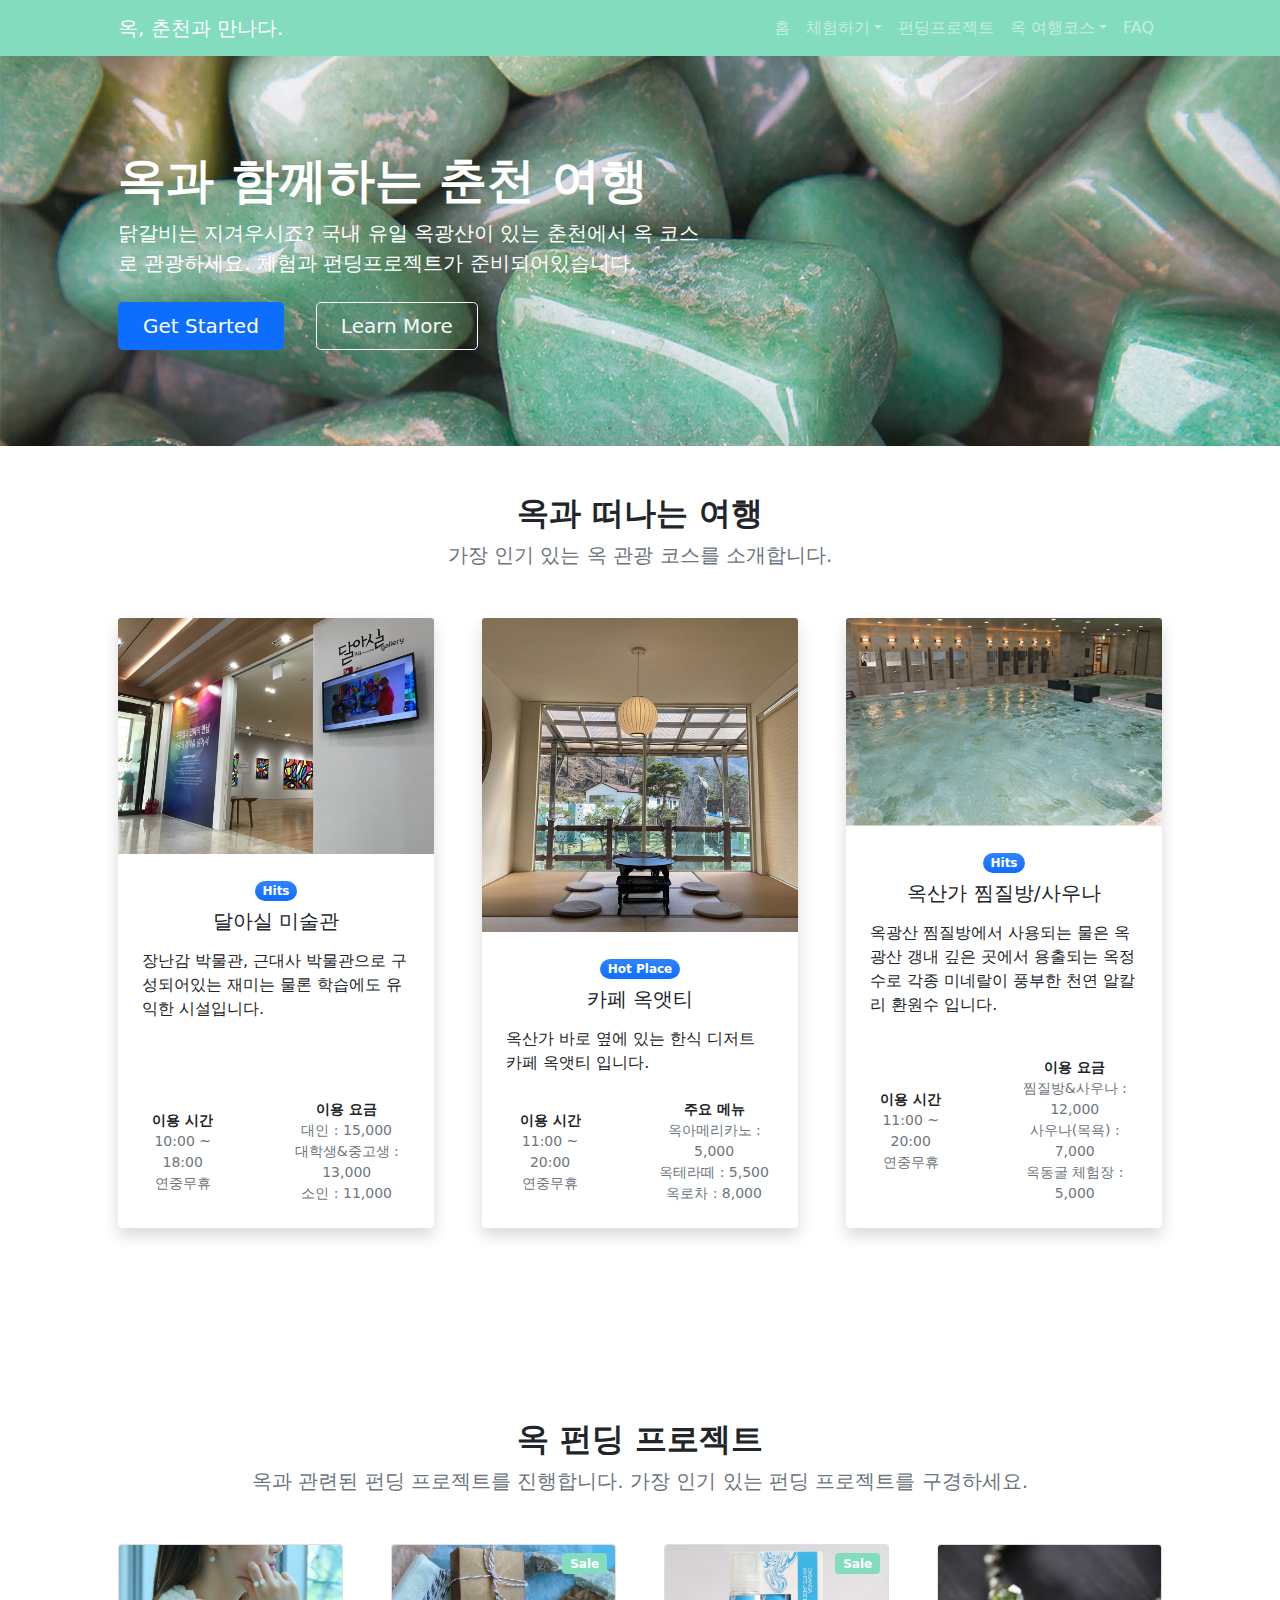
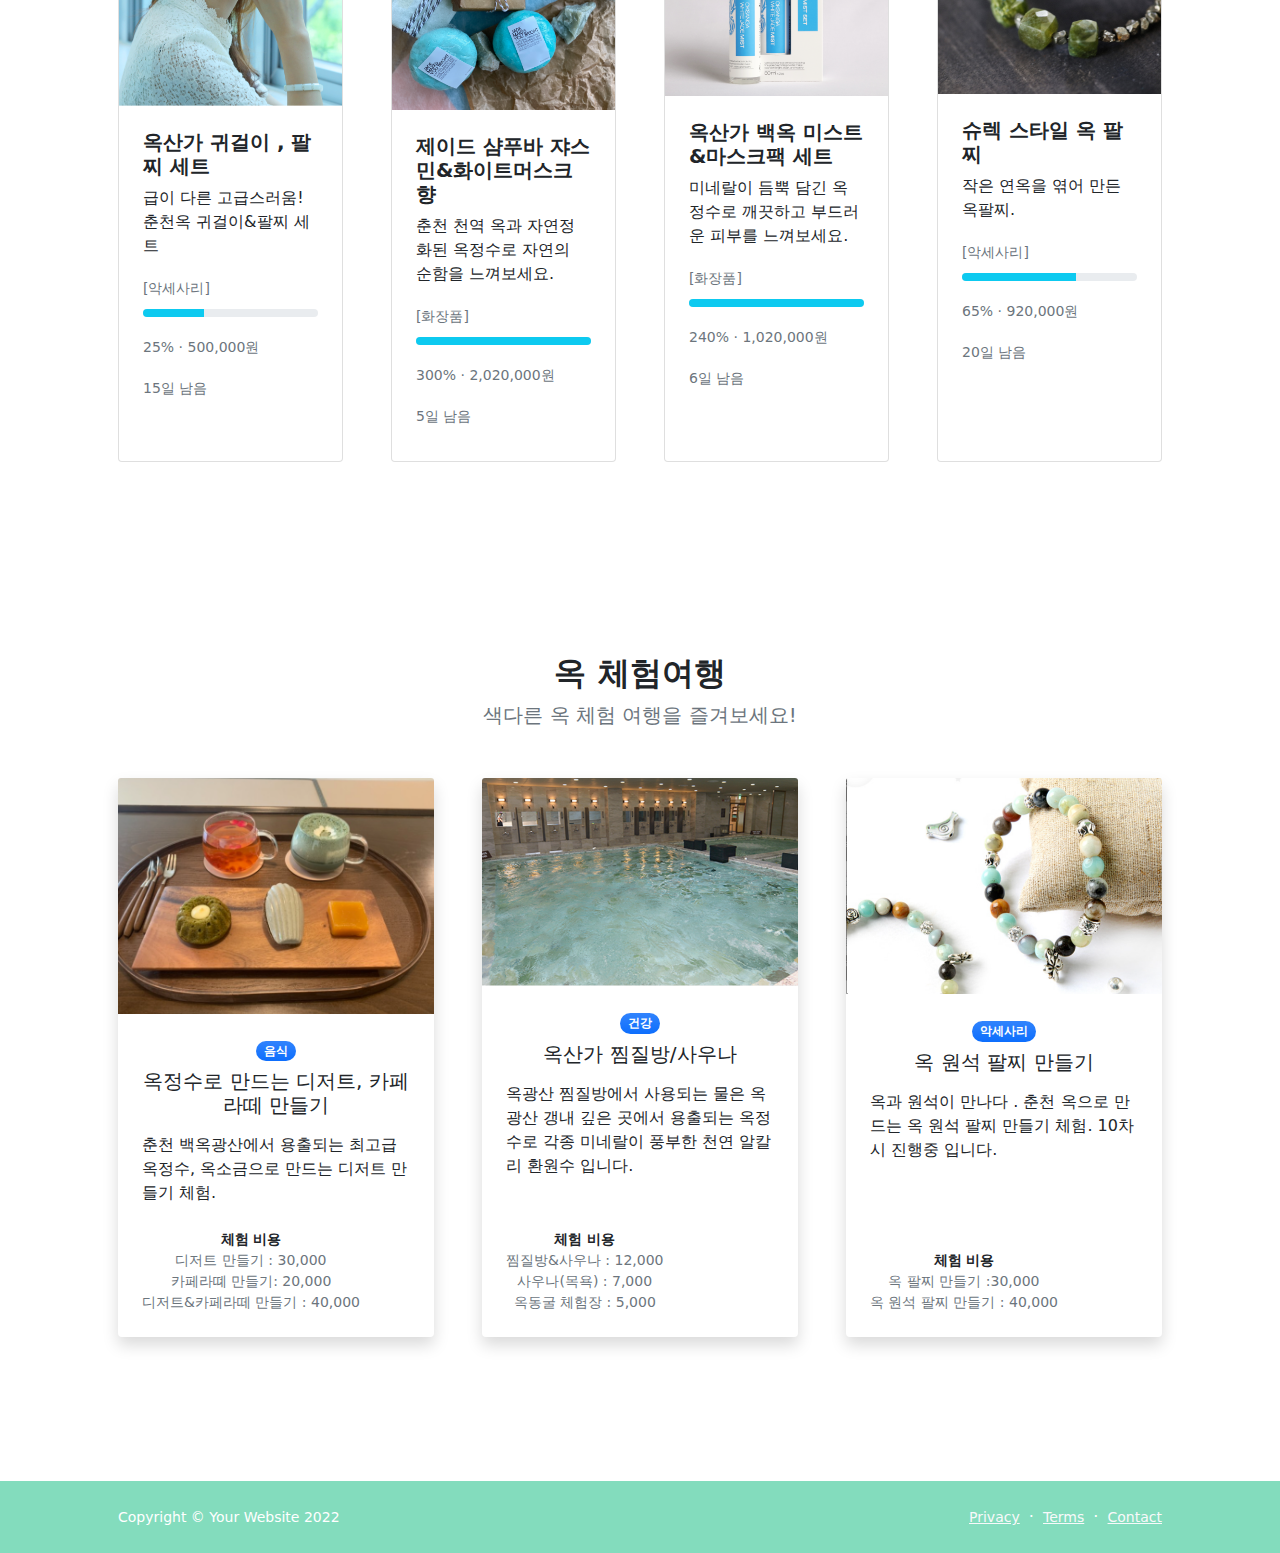
<file: index.html>
<!DOCTYPE html>
<html lang="en">
    <head>
        <meta charset="utf-8" />
        <meta name="viewport" content="width=device-width, initial-scale=1, shrink-to-fit=no" />
        <meta name="description" content="" />
        <meta name="author" content="" />
        <title>옥, 춘천과 만나다</title>
        <!-- Favicon-->
        <link rel="icon" type="image/x-icon" href="assets/favicon.ico" />
        <!-- Bootstrap icons-->
        <link href="https://cdn.jsdelivr.net/npm/bootstrap-icons@1.5.0/font/bootstrap-icons.css" rel="stylesheet" />
        <!-- Core theme CSS (includes Bootstrap)-->
        <link href="css/styles.css" rel="stylesheet" />
    </head>
    <body class="d-flex flex-column h-100">
        <main class="flex-shrink-0">
            <!-- Navigation-->
            <nav class="navbar navbar-expand-lg navbar-dark bg-dark">
                <div class="container px-5">
                    <a class="navbar-brand" href="index.html">옥, 춘천과 만나다. </a>
                    <button class="navbar-toggler" type="button" data-bs-toggle="collapse" data-bs-target="#navbarSupportedContent" aria-controls="navbarSupportedContent" aria-expanded="false" aria-label="Toggle navigation"><span class="navbar-toggler-icon"></span></button>
                    <div class="collapse navbar-collapse" id="navbarSupportedContent">
                        <ul class="navbar-nav ms-auto mb-2 mb-lg-0">
                            <li class="nav-item"><a class="nav-link" href="index.html">홈</a></li>
                            <li class="nav-item dropdown">
                                <a class="nav-link dropdown-toggle" id="navbarDropdownBlog" href="#" role="button" data-bs-toggle="dropdown" aria-expanded="false">체험하기</a>
                                <ul class="dropdown-menu dropdown-menu-end" aria-labelledby="navbarDropdownBlog">
                                    <li><a class="dropdown-item" href="blog-home.html">옥 원데이 클래스</a></li>
                                    <li><a class="dropdown-item" href="blog-post.html">옥산가</a></li>
                                </ul>
                            </li>
                            <li class="nav-item"><a class="nav-link" href="contact.html">펀딩프로젝트</a></li>
                            <li class="nav-item dropdown">
                                <a class="nav-link dropdown-toggle" id="navbarDropdownPortfolio" href="#" role="button" data-bs-toggle="dropdown" aria-expanded="false">옥 여행코스</a>
                                <ul class="dropdown-menu dropdown-menu-end" aria-labelledby="navbarDropdownPortfolio">
                                    <li><a class="dropdown-item" href="portfolio-overview.html">에디터 추천</a></li>
                                    <li><a class="dropdown-item" href="portfolio-item.html">사용자 추천</a></li>
                                </ul>
                            </li>
                            <li class="nav-item"><a class="nav-link" href="faq.html">FAQ</a></li>
                            
                        </ul>
                    </div>
                </div>
            </nav>
            <!-- Header-->
            <header class="bg-dark py-5" style="background-image: url('./img/jade3.jpeg')">
                <div class="container px-5" >
                    <div class="row gx-5 align-items-center justify-content-center">
                        <div class="col-lg-8 col-xl-7 col-xxl-6">
                            <div class="my-5 text-center text-xl-start">
                                <h1 class="display-5 fw-bolder text-white mb-2">옥과 함께하는 춘천 여행</h1>
                                <p class="lead fw-normal text-white-50 mb-4">닭갈비는 지겨우시죠? 국내 유일 옥광산이 있는 춘천에서 옥 코스로 관광하세요. 체험과 펀딩프로젝트가 준비되어있습니다.</p>
                                <div class="d-grid gap-3 d-sm-flex justify-content-sm-center justify-content-xl-start">
                                    <a class="btn btn-primary btn-lg px-4 me-sm-3" href="#features">Get Started</a>
                                    <a class="btn btn-outline-light btn-lg px-4" href="#!">Learn More</a>
                                </div>
                            </div>
                        </div>
                        <div class="col-xl-5 col-xxl-6 d-none d-xl-block text-center"></div>
                    </div>
                </div>
            </header>
            <!-- Features section-->
            <div class="container px-5 my-5">
                <div class="row gx-5 justify-content-center">
                    <div class="col-lg-8 col-xl-6">
                        <div class="text-center" id="features">
                            <h2 class="fw-bolder2">옥과 떠나는 여행 </h2>
                            <p class="lead fw-normal text-muted mb-5">가장 인기 있는 옥 관광 코스를 소개합니다.</p>
                        </div>
                    </div>
                </div>
                <div class="row gx-5">
                    <div class="col-lg-4 mb-5">
                        <div class="card h-100 shadow border-0">
                            <img class="card-img-top" src="./img/dalasil.png" alt="..." />
                            <div class="card-body p-4">
                                <div class="badge bg-primary bg-gradient rounded-pill mb-2">Hits</div>
                                <a class="text-decoration-none link-dark stretched-link" href="./dalasil.html"><h5 class="card-title mb-3">달아실 미술관</h5></a>
                                
                                <p class="card-text mb-0">장난감 박물관, 근대사 박물관으로 구성되어있는 재미는 물론 학습에도 유익한 시설입니다.</p>
                            </div>
                            <div class="card-footer p-4 pt-0 bg-transparent border-top-0">
                                <div class="d-flex align-items-end justify-content-between">
                                    <div class="d-flex align-items-center">
                                        <div class = "small">
                                            <div class="fw-bold">이용 시간</div>
                                            <div class="text-muted">10:00 ~ 18:00 <br> 연중무휴</div>
                                        </div>
                                        <div class ="small2">
                                            <div class="fw-bold">이용 요금</div>
                                            <div class="text-muted"> 대인 : 15,000 <br> 대학생&중고생 : 13,000 <br> 소인 : 11,000</div>
                                        </div>
                                            
                                    </div>
                                </div>
                            </div>
                        </div>
                    </div>
                    <div class="col-lg-4 mb-5">
                        <div class="card h-100 shadow border-0">
                            <img class="card-img-top" src="./img/okatea.png" alt="..." />
                            <div class="card-body p-4">
                                <div class="badge bg-primary bg-gradient rounded-pill mb-2">Hot Place</div>
                                <a class="text-decoration-none link-dark stretched-link" href="#!"><h5 class="card-title mb-3">카페 옥앳티</h5></a>
                                <p class="card-text mb-0">옥산가 바로 옆에 있는 한식 디저트 카페 옥앳티 입니다.</p>
                                
                            </div>
                            <div class="card-footer p-4 pt-0 bg-transparent border-top-0">
                                <div class="d-flex align-items-end justify-content-between">
                                    <div class="d-flex align-items-center">
                                        
                                        <div class = "small">
                                            <div class="fw-bold">이용 시간</div>
                                            <div class="text-muted">11:00 ~ 20:00 <br> 연중무휴</div>
                                        </div>
                                        <div class ="small2">
                                            <div class="fw-bold">주요 메뉴</div>
                                            <div class="text-muted"> 옥아메리카노 : 5,000 <br> 옥테라떼 : 5,500 <br> 옥로차 : 8,000</div>
                                        </div>
                                    </div>
                                </div>
                            </div>
                        </div>
                    </div>
                    <div class="col-lg-4 mb-5">
                        <div class="card h-100 shadow border-0">
                            <img class="card-img-top" src="./img/okjim.png" alt="..." />
                            <div class="card-body p-4">
                                <div class="badge bg-primary bg-gradient rounded-pill mb-2">Hits</div>
                                <a class="text-decoration-none link-dark stretched-link" href="#!"><h5 class="card-title mb-3">옥산가 찜질방/사우나</h5></a>
                                <p class="card-text mb-0">옥광산 찜질방에서 사용되는 물은 옥광산 갱내 깊은 곳에서 용출되는 옥정수로 각종 미네랄이 풍부한 천연 알칼리 환원수 입니다.</p>
                                
                            </div>
                            <div class="card-footer p-4 pt-0 bg-transparent border-top-0">
                                <div class="d-flex align-items-end justify-content-between">
                                    <div class="d-flex align-items-center">
                                        
                                        <div class = "small">
                                            <div class="fw-bold">이용 시간</div>
                                            <div class="text-muted">11:00 ~ 20:00 <br> 연중무휴</div>
                                        </div>
                                        <div class ="small2">
                                            <div class="fw-bold">이용 요금</div>
                                                <div class="text-muted">찜질방&사우나 : 12,000 <br> 사우나(목욕) : 7,000 <br> 옥동굴 체험장 : 5,000</div>
                                        </div>
                                    </div>
                                </div>
                            </div>
                        </div>
                    </div>
                </div> 
            </div>
            <section class="py-5">
                
                <div class="container px-4 px-lg-5 mt-5">
                    <div class="text-center" id="features2">
                        <h2 class="fw-bolder2">옥 펀딩 프로젝트 </h2>
                        <p class="lead fw-normal text-muted mb-5">옥과 관련된 펀딩 프로젝트를 진행합니다. 가장 인기 있는 펀딩 프로젝트를 구경하세요.</p>
                    </div>
                    <div class="row gx-4 gx-lg-5 row-cols-2 row-cols-md-3 row-cols-xl-4 justify-content-center">
                        <div class="col mb-5">
                            <div class="card h-100">
                                <!-- Product image-->
                                <img class="card-img-top" src="./img/jade_pal2.png" alt="..." />
                                <!-- Product details-->
                                <div class="card-body p-4">
                                    <div class="text-center">
                                        <!-- Product name-->
                                        <h5 class="fw-bolder">옥산가 귀걸이 , 팔찌 세트 </h5>
                                        <!-- Product description-->
                                        <p class="card-text mb-0">급이 다른 고급스러움! 춘천옥 귀걸이&팔찌 세트</p>
                                        <div class ="small">
                                            <div class="text-muted2">[악세사리]</div>
                                            
                                            <div class="progress">
                                                <div class="progress-bar" role="progressbar" style="width: 35%" aria-valuenow="25" aria-valuemin="0" aria-valuemax="100"></div>
                                                
                                            </div>
                                            <div class="text-muted2">25% &middot; 500,000원</div>
                                            <div class="text-muted2">15일 남음</div>
                                        </div>
                                        
                                        
                                        
                                    </div>
                                </div>
                                
                            </div>
                        </div>
                        <div class="col mb-5">
                            <div class="card h-100">
                                <!-- Sale badge-->
                                <div class="badge bg-dark text-white position-absolute" style="top: 0.5rem; right: 0.5rem">Sale</div>
                                <!-- Product image-->
                                <img class="card-img-top" src="./img/jade_shampbar.png" alt="..." />
                                <!-- Product details-->
                                <div class="card-body p-4">
                                    <div class="text-center">
                                        <!-- Product name-->
                                        <h5 class="fw-bolder">제이드 샴푸바 쟈스민&화이트머스크 향</h5>
                                        <!-- Product description-->
                                        <p class="card-text mb-0">춘천 천역 옥과 자연정화된 옥정수로 자연의 순함을 느껴보세요.</p>
                                        <div class ="small">
                                            <div class="text-muted2">[화장품]</div>
                                            
                                            <div class="progress">
                                                <div class="progress-bar" role="progressbar" style="width: 100%" aria-valuenow="100" aria-valuemin="0" aria-valuemax="100"></div>
                                                
                                            </div>
                                            <div class="text-muted2">300% &middot; 2,020,000원</div>
                                            <div class="text-muted2">5일 남음</div>
                                        </div>
                                    </div>
                                    
                                </div>
                                
                            </div>
                        </div>
                        <div class="col mb-5">
                            <div class="card h-100">
                                <!-- Sale badge-->
                                <div class="badge bg-dark text-white position-absolute" style="top: 0.5rem; right: 0.5rem">Sale</div>
                                <!-- Product image-->
                                <img class="card-img-top" src='./img/jade_mist.png' alt="..." />
                                <!-- Product details-->
                                <div class="card-body p-4">
                                    <div class="text-center">
                                        <!-- Product name-->
                                        <h5 class="fw-bolder">옥산가 백옥 미스트&마스크팩 세트</h5>
                                        <!-- Product description-->
                                        <p class="card-text mb-0">미네랄이 듬뿍 담긴 옥정수로 깨끗하고 부드러운 피부를 느껴보세요.</p>
                                        <div class ="small">
                                            <div class="text-muted2">[화장품]</div>
                                            
                                            <div class="progress">
                                                <div class="progress-bar" role="progressbar" style="width: 100%" aria-valuenow="100" aria-valuemin="0" aria-valuemax="100"></div>
                                                
                                            </div>
                                            <div class="text-muted2"> 240% &middot; 1,020,000원</div>
                                            <div class="text-muted2">6일 남음</div>
                                        </div>
                                    </div>
                                </div>
                                
                            </div>
                        </div>
                        <div class="col mb-5">
                            <div class="card h-100">
                                <!-- Product image-->
                                <img class="card-img-top" src="./img/jade_pal.jpg" alt="..." />
                                <!-- Product details-->
                                <div class="card-body p-4">
                                    <div class="text-center">
                                        <!-- Product name-->
                                        <h5 class="fw-bolder">슈렉 스타일 옥 팔찌</h5>
                                        
                                        <!-- Product description-->
                                        <p class="card-text mb-0">작은 연옥을 엮어 만든 옥팔찌.</p>
                                        <div class ="small">
                                            <div class="text-muted2">[악세사리]</div>
                                            
                                            <div class="progress">
                                                <div class="progress-bar" role="progressbar" style="width: 65%" aria-valuenow="100" aria-valuemin="0" aria-valuemax="100"></div>
                                                
                                            </div>
                                            <div class="text-muted2"> 65% &middot; 920,000원</div>
                                            <div class="text-muted2">20일 남음</div>
                                        </div>
                                    </div>
                                </div>
                                
                            </div>
                        </div>
                        
                        
                    </div>
                </div>
            </section>
            <!-- Blog preview section-->
            <section class="py-5">
                <div class="container px-5 my-5">
                    <div class="row gx-5 justify-content-center">
                        <div class="col-lg-8 col-xl-6">
                            <div class="text-center">
                                <h2 class="fw-bolder2">옥 체험여행</h2>
                                <p class="lead fw-normal text-muted mb-5">색다른 옥 체험 여행을 즐겨보세요!  </p>
                            </div>
                        </div>
                    </div>
                    <div class="row gx-5">
                        <div class="col-lg-4 mb-5">
                            <div class="card h-100 shadow border-0">
                                <img class="card-img-top" src="./img/okatea_ex1.png" alt="..." />
                                <div class="card-body p-4">
                                    <div class="badge bg-primary bg-gradient rounded-pill mb-2">음식</div>
                                    <a class="text-decoration-none link-dark stretched-link" href="#!"><h5 class="card-title mb-3">옥정수로 만드는 디저트, 카페라떼 만들기</h5></a>
                                    <p class="card-text mb-0">춘천 백옥광산에서 용출되는 최고급 옥정수, 옥소금으로 만드는 디저트 만들기 체험.</p>
                                </div>
                                <div class="card-footer p-4 pt-0 bg-transparent border-top-0">
                                    <div class="d-flex align-items-end justify-content-between">
                                        <div class="d-flex align-items-center">
                                            <div class="small">
                                                <div class="fw-bold">체험 비용</div>
                                                <div class="text-muted">디저트 만들기 : 30,000 <br> 카페라뗴 만들기: 20,000 <br> 디저트&카페라떼 만들기 : 40,000</div>
                                            </div>
                                        </div>
                                    </div>
                                </div>
                            </div>
                        </div>
                        <div class="col-lg-4 mb-5">
                            <div class="card h-100 shadow border-0">
                                <img class="card-img-top" src="./img/okjim.png" alt="..." />
                                <div class="card-body p-4">
                                    <div class="badge bg-primary bg-gradient rounded-pill mb-2">건강</div>
                                    <a class="text-decoration-none link-dark stretched-link" href="#!"><h5 class="card-title mb-3">옥산가 찜질방/사우나</h5></a>
                                    <p class="card-text mb-0">옥광산 찜질방에서 사용되는 물은 옥광산 갱내 깊은 곳에서 용출되는 옥정수로 각종 미네랄이 풍부한 천연 알칼리 환원수 입니다.</p>
                                    
                                </div>
                                <div class="card-footer p-4 pt-0 bg-transparent border-top-0">
                                    <div class="d-flex align-items-end justify-content-between">
                                        <div class="d-flex align-items-center">
                                            
                                            <div class="small">
                                                <div class="fw-bold">체험 비용</div>
                                                <div class="text-muted">찜질방&사우나 : 12,000 <br> 사우나(목욕) : 7,000 <br> 옥동굴 체험장 : 5,000</div>
                                            </div>
                                        </div>
                                    </div>
                                </div>
                            </div>
                        </div>
                        <div class="col-lg-4 mb-5">
                            <div class="card h-100 shadow border-0">
                                <img class="card-img-top" src="./img/okpal3.png" alt="..." />
                                <div class="card-body p-4">
                                    <div class="badge bg-primary bg-gradient rounded-pill mb-2">악세사리</div>
                                    <a class="text-decoration-none link-dark stretched-link" href="#!"><h5 class="card-title mb-3">옥 원석 팔찌 만들기</h5></a>
                                    <p class="card-text mb-0">옥과 원석이 만나다 . 춘천 옥으로 만드는 옥 원석 팔찌 만들기 체험. 10차시 진행중 입니다.</p>
                                </div>
                                <div class="card-footer p-4 pt-0 bg-transparent border-top-0">
                                    <div class="d-flex align-items-end justify-content-between">
                                        <div class="d-flex align-items-center">
                                            
                                            <div class="small">
                                                <div class="fw-bold">체험 비용</div>
                                                <div class="text-muted">옥 팔찌 만들기 :30,000 <br> 옥 원석 팔찌 만들기 : 40,000</div>
                                            </div>
                                        </div>
                                    </div>
                                </div>
                            </div>
                        </div>
                    </div>
                    <!-- Call to action-->
                    
                    
                </div>
            </section>
        </main>
        <!-- Footer-->
        <footer class="bg-dark py-4 mt-auto">
            <div class="container px-5">
                <div class="row align-items-center justify-content-between flex-column flex-sm-row">
                    <div class="col-auto"><div class="small m-0 text-white">Copyright &copy; Your Website 2022</div></div>
                    <div class="col-auto">
                        <a class="link-light small" href="#!">Privacy</a>
                        <span class="text-white mx-1">&middot;</span>
                        <a class="link-light small" href="#!">Terms</a>
                        <span class="text-white mx-1">&middot;</span>
                        <a class="link-light small" href="#!">Contact</a>
                    </div>
                </div>
            </div>
        </footer>
        <!-- Bootstrap core JS-->
        <script src="https://cdn.jsdelivr.net/npm/bootstrap@5.1.3/dist/js/bootstrap.bundle.min.js"></script>
        <!-- Core theme JS-->
        <script src="js/scripts.js"></script>
    </body>
</html>
</file>
